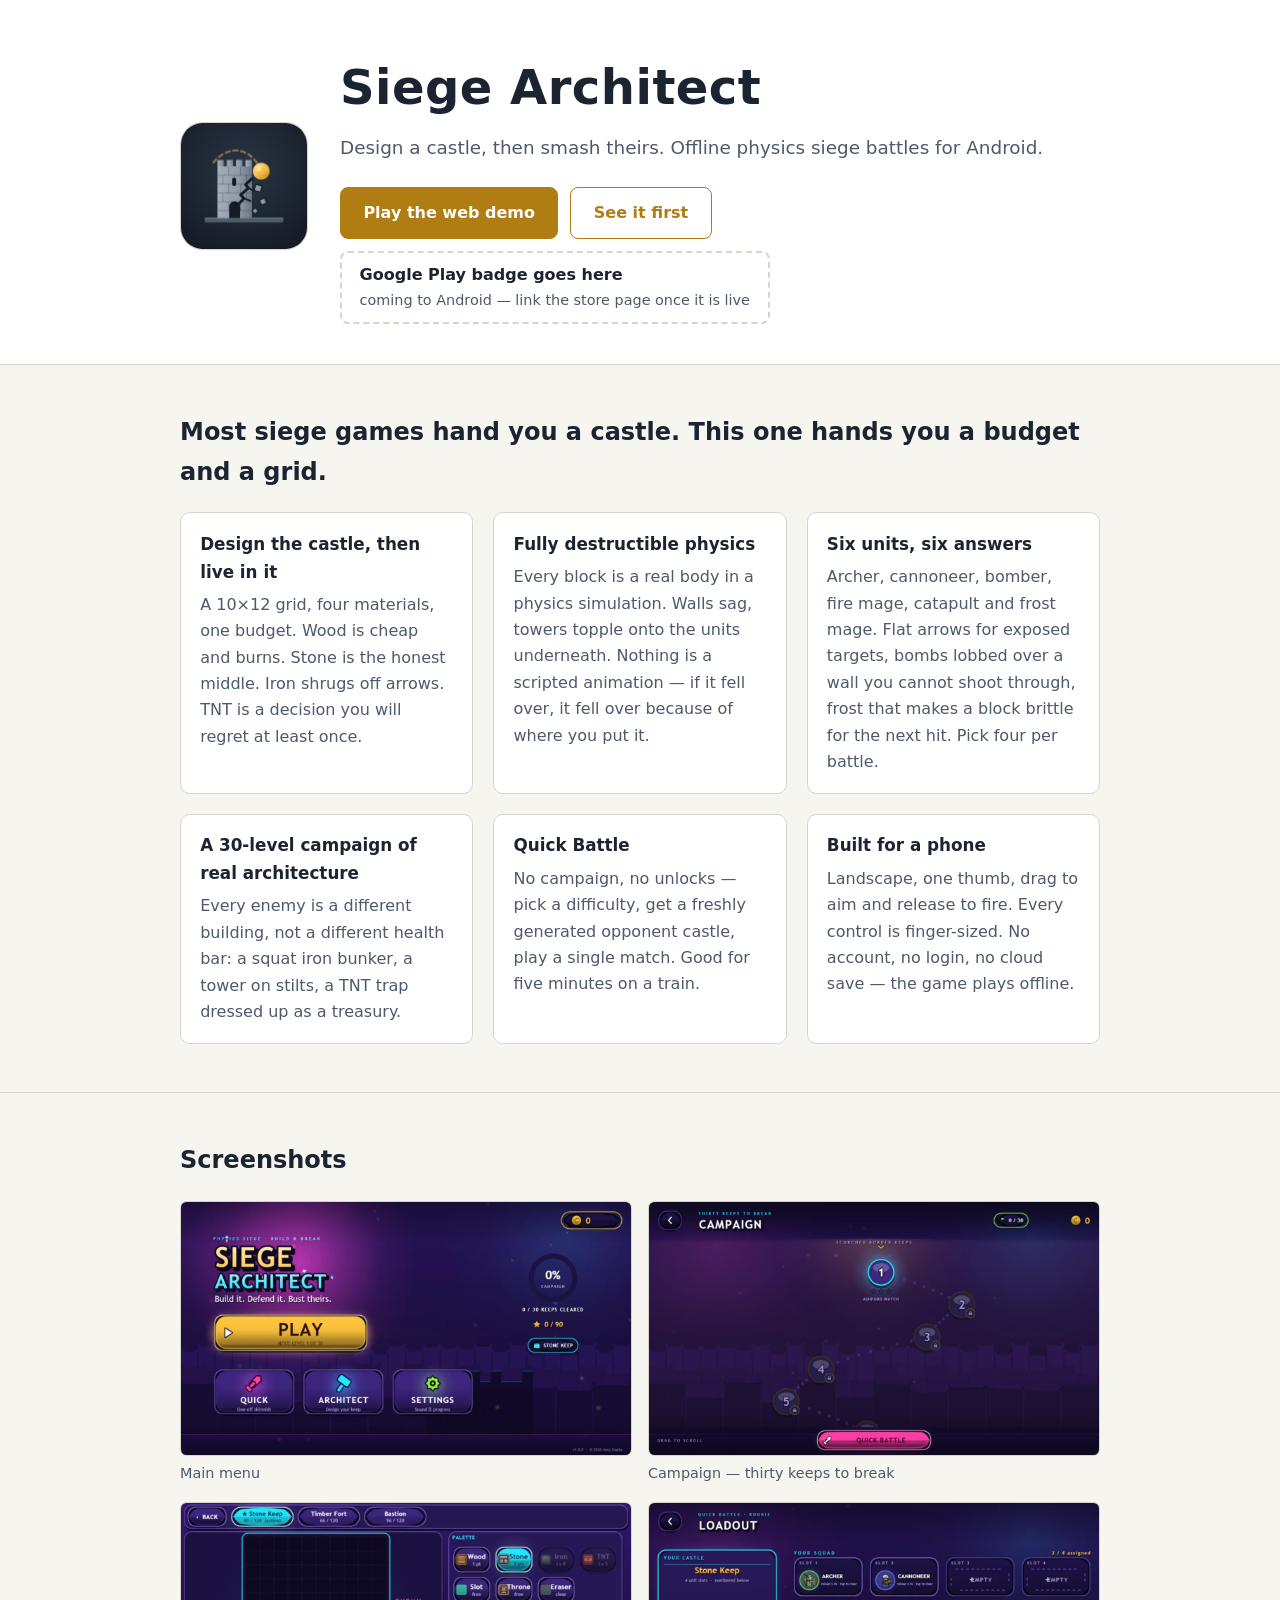
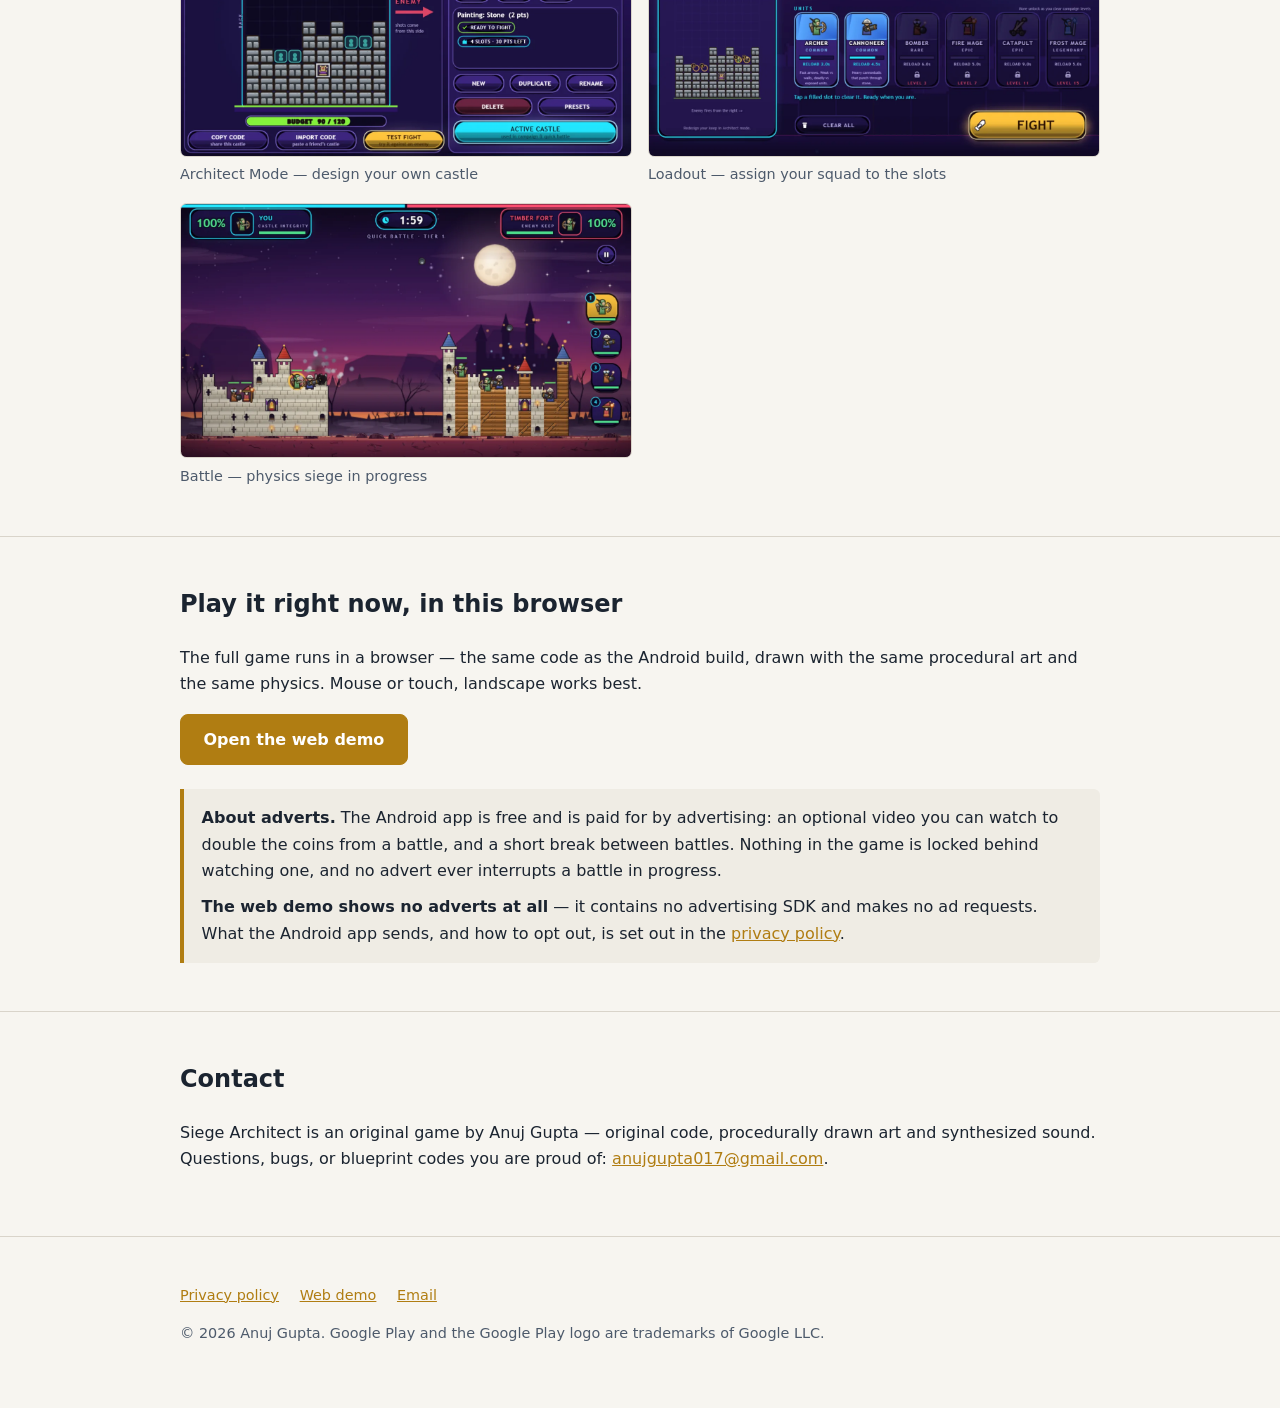
<file: index.html>
<!doctype html>
<html lang="en">
<head>
<meta charset="utf-8">
<meta name="viewport" content="width=device-width, initial-scale=1">
<title>Siege Architect — design a castle, then smash theirs</title>
<meta name="description" content="Siege Architect is a physics siege game for Android: design your own castle from a material budget, pick your squad, and fire arcing shots at a fully destructible enemy fortress. Play the demo in your browser.">
<link rel="icon" href="icon-512.png">
<meta property="og:title" content="Siege Architect">
<meta property="og:description" content="Design your own castle from a material budget, then find out whether you built better than your opponent did.">
<meta property="og:image" content="feature-graphic.png">
<meta property="og:type" content="website">
<style>
  :root {
    color-scheme: light dark;
    --bg: #f7f5f0;
    --panel: #ffffff;
    --panel-2: #efece4;
    --ink: #1b2430;
    --ink-dim: #4d5a6b;
    --rule: #d9d4ca;
    --accent: #b07d12;
    --accent-ink: #ffffff;
  }
  @media (prefers-color-scheme: dark) {
    :root {
      --bg: #141b25;
      --panel: #1b2430;
      --panel-2: #202b3a;
      --ink: #f5f1e8;
      --ink-dim: #a9b3c1;
      --rule: #2a3646;
      --accent: #f4b942;
      --accent-ink: #1b2430;
    }
  }
  * { box-sizing: border-box; }
  html { scroll-behavior: smooth; }
  body {
    margin: 0;
    background: var(--bg);
    color: var(--ink);
    font: 16px/1.65 "Trebuchet MS", Verdana, "Segoe UI", system-ui, sans-serif;
  }
  img { max-width: 100%; height: auto; display: block; }
  a { color: var(--accent); }
  .wrap { max-width: 60rem; margin: 0 auto; padding: 0 1.25rem; }

  /* Hero ------------------------------------------------------------- */
  .hero {
    background: var(--panel);
    border-bottom: 1px solid var(--rule);
    padding: 3rem 0 2.5rem;
  }
  .hero-grid {
    display: grid;
    gap: 2rem;
    grid-template-columns: 1fr;
    align-items: center;
  }
  @media (min-width: 52rem) {
    .hero-grid { grid-template-columns: 8rem 1fr; }
  }
  .hero img.icon {
    width: 8rem; height: 8rem;
    border-radius: 1.4rem;
    border: 1px solid var(--rule);
  }
  h1 { font-size: clamp(2rem, 6vw, 3rem); margin: 0 0 .35rem; letter-spacing: .01em; }
  .tagline { font-size: 1.15rem; color: var(--ink-dim); margin: 0 0 1.5rem; }
  .cta-row { display: flex; flex-wrap: wrap; gap: .75rem; align-items: center; }
  .btn {
    display: inline-block;
    padding: .8rem 1.4rem;
    border-radius: .5rem;
    text-decoration: none;
    font-weight: bold;
    border: 1px solid var(--accent);
    min-height: 3rem;
    line-height: 1.5rem;
  }
  .btn-primary { background: var(--accent); color: var(--accent-ink); }
  .btn-secondary { background: transparent; color: var(--accent); }
  /* Play badge placeholder — swap for the official badge once the app is live. */
  .badge-slot {
    display: inline-flex;
    align-items: center;
    gap: .6rem;
    padding: .6rem 1.1rem;
    border: 2px dashed var(--rule);
    border-radius: .5rem;
    color: var(--ink-dim);
    font-size: .9rem;
    min-height: 3rem;
  }
  .badge-slot strong { color: var(--ink); display: block; font-size: 1rem; }

  /* Sections --------------------------------------------------------- */
  section { padding: 3rem 0; border-bottom: 1px solid var(--rule); }
  h2 { font-size: 1.5rem; margin: 0 0 1.25rem; }
  h3 { font-size: 1.05rem; margin: 0 0 .35rem; }
  .features {
    display: grid;
    gap: 1.25rem;
    grid-template-columns: 1fr;
  }
  @media (min-width: 40rem) { .features { grid-template-columns: 1fr 1fr; } }
  @media (min-width: 60rem) { .features { grid-template-columns: 1fr 1fr 1fr; } }
  .feature {
    background: var(--panel);
    border: 1px solid var(--rule);
    border-radius: .6rem;
    padding: 1.1rem 1.2rem;
  }
  .feature p { margin: 0; color: var(--ink-dim); }

  .shots {
    display: grid;
    gap: 1rem;
    grid-template-columns: 1fr;
  }
  @media (min-width: 40rem) { .shots { grid-template-columns: 1fr 1fr; } }
  figure { margin: 0; }
  figure img { border: 1px solid var(--rule); border-radius: .4rem; }
  figcaption { color: var(--ink-dim); font-size: .9rem; margin-top: .4rem; }

  .note {
    background: var(--panel-2);
    border-left: 4px solid var(--accent);
    padding: 1rem 1.1rem;
    border-radius: 0 .4rem .4rem 0;
  }
  .note p { margin: 0 0 .6rem; }
  .note p:last-child { margin-bottom: 0; }

  footer { padding: 2rem 0 3rem; color: var(--ink-dim); font-size: .9rem; }
  footer a { margin-right: 1rem; }
</style>
</head>
<body>

<header class="hero">
  <div class="wrap hero-grid">
    <img class="icon" src="icon-512.png" alt="Siege Architect icon" width="512" height="512">
    <div>
      <h1>Siege Architect</h1>
      <p class="tagline">Design a castle, then smash theirs. Offline physics siege battles for Android.</p>
      <div class="cta-row">
        <a class="btn btn-primary" href="play/">Play the web demo</a>
        <a class="btn btn-secondary" href="#screenshots">See it first</a>
        <span class="badge-slot" title="Replace with the official Google Play badge once the app is published">
          <span>
            <strong>Google Play badge goes here</strong>
            coming to Android — link the store page once it is live
          </span>
        </span>
      </div>
    </div>
  </div>
</header>

<main>

  <section>
    <div class="wrap">
      <h2>Most siege games hand you a castle. This one hands you a budget and a grid.</h2>
      <div class="features">
        <div class="feature">
          <h3>Design the castle, then live in it</h3>
          <p>A 10×12 grid, four materials, one budget. Wood is cheap and burns. Stone is the
            honest middle. Iron shrugs off arrows. TNT is a decision you will regret at least
            once.</p>
        </div>
        <div class="feature">
          <h3>Fully destructible physics</h3>
          <p>Every block is a real body in a physics simulation. Walls sag, towers topple onto
            the units underneath. Nothing is a scripted animation — if it fell over, it fell
            over because of where you put it.</p>
        </div>
        <div class="feature">
          <h3>Six units, six answers</h3>
          <p>Archer, cannoneer, bomber, fire mage, catapult and frost mage. Flat arrows for
            exposed targets, bombs lobbed over a wall you cannot shoot through, frost that
            makes a block brittle for the next hit. Pick four per battle.</p>
        </div>
        <div class="feature">
          <h3>A 30-level campaign of real architecture</h3>
          <p>Every enemy is a different building, not a different health bar: a squat iron
            bunker, a tower on stilts, a TNT trap dressed up as a treasury.</p>
        </div>
        <div class="feature">
          <h3>Quick Battle</h3>
          <p>No campaign, no unlocks — pick a difficulty, get a freshly generated opponent
            castle, play a single match. Good for five minutes on a train.</p>
        </div>
        <div class="feature">
          <h3>Built for a phone</h3>
          <p>Landscape, one thumb, drag to aim and release to fire. Every control is
            finger-sized. No account, no login, no cloud save — the game plays offline.</p>
        </div>
      </div>
    </div>
  </section>

  <section id="screenshots">
    <div class="wrap">
      <h2>Screenshots</h2>
      <div class="shots">
        <figure>
          <img src="screenshots/01-menu.webp" alt="Siege Architect main menu" loading="lazy">
          <figcaption>Main menu</figcaption>
        </figure>
        <figure>
          <img src="screenshots/02-campaign.webp" alt="Campaign map with thirty levels" loading="lazy">
          <figcaption>Campaign — thirty keeps to break</figcaption>
        </figure>
        <figure>
          <img src="screenshots/03-architect.webp" alt="Architect Mode castle editor" loading="lazy">
          <figcaption>Architect Mode — design your own castle</figcaption>
        </figure>
        <figure>
          <img src="screenshots/04-loadout.webp" alt="Loadout screen assigning units to slots" loading="lazy">
          <figcaption>Loadout — assign your squad to the slots</figcaption>
        </figure>
        <figure>
          <img src="screenshots/05-battle.webp" alt="A siege battle in progress" loading="lazy">
          <figcaption>Battle — physics siege in progress</figcaption>
        </figure>
      </div>
    </div>
  </section>

  <section>
    <div class="wrap">
      <h2>Play it right now, in this browser</h2>
      <p>
        The full game runs in a browser — the same code as the Android build, drawn with the
        same procedural art and the same physics. Mouse or touch, landscape works best.
      </p>
      <p class="cta-row"><a class="btn btn-primary" href="play/">Open the web demo</a></p>
      <div class="note" style="margin-top:1.5rem">
        <p><strong>About adverts.</strong> The Android app is free and is paid for by
          advertising: an optional video you can watch to double the coins from a battle, and
          a short break between battles. Nothing in the game is locked behind watching one,
          and no advert ever interrupts a battle in progress.</p>
        <p><strong>The web demo shows no adverts at all</strong> — it contains no advertising
          SDK and makes no ad requests. What the Android app sends, and how to opt out, is set
          out in the <a href="privacy.html">privacy policy</a>.</p>
      </div>
    </div>
  </section>

  <section>
    <div class="wrap">
      <h2>Contact</h2>
      <p>
        Siege Architect is an original game by Anuj Gupta — original code, procedurally drawn
        art and synthesized sound. Questions, bugs, or blueprint codes you are proud of:
        <a href="mailto:anujgupta017@gmail.com">anujgupta017@gmail.com</a>.
      </p>
    </div>
  </section>

</main>

<footer>
  <div class="wrap">
    <p>
      <a href="privacy.html">Privacy policy</a>
      <a href="play/">Web demo</a>
      <a href="mailto:anujgupta017@gmail.com">Email</a>
    </p>
    <p>&copy; 2026 Anuj Gupta. Google Play and the Google Play logo are trademarks of Google LLC.</p>
  </div>
</footer>

</body>
</html>
</file>
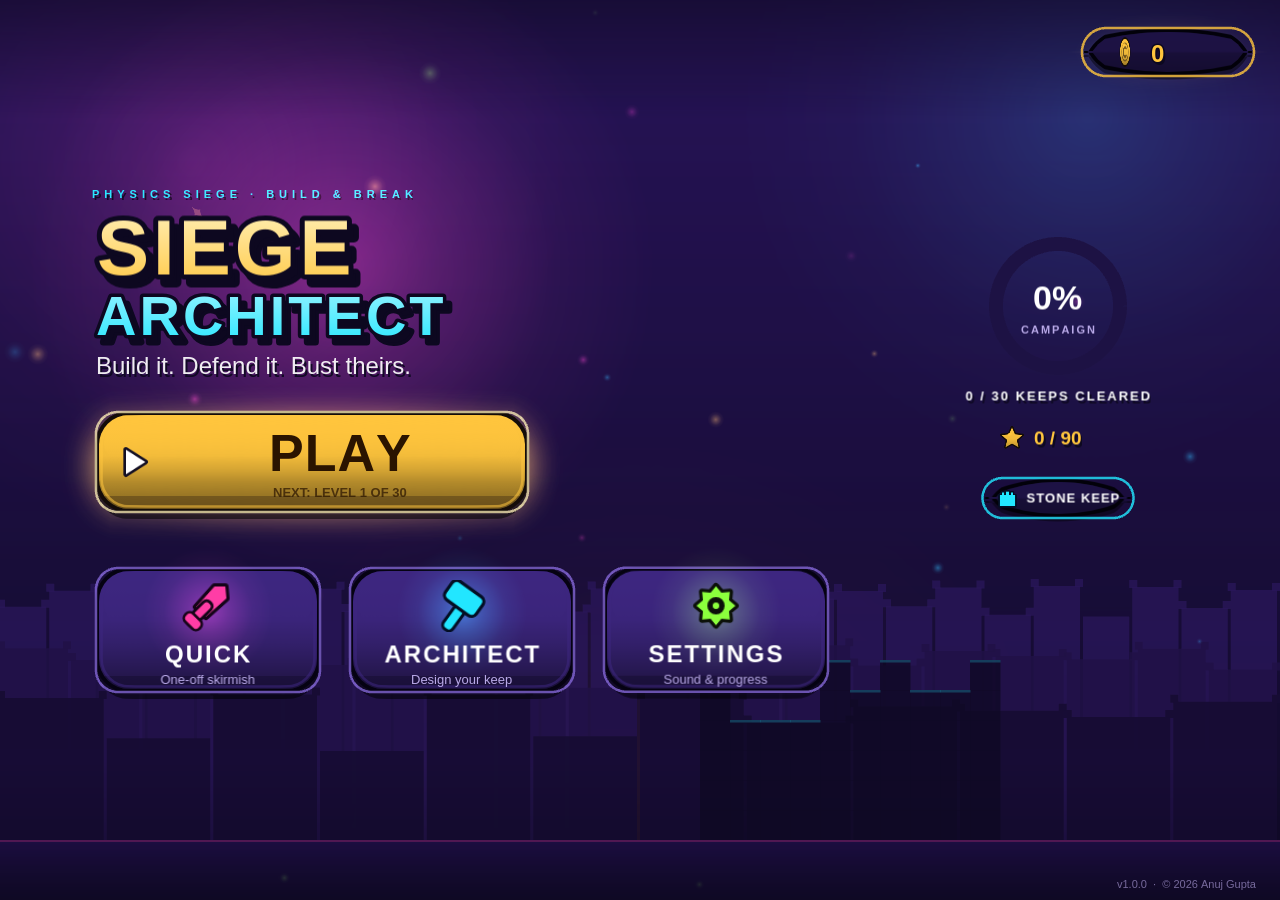
<file: play/index.html>
<!doctype html>
<html lang="en">
  <head>
    <meta charset="UTF-8" />
    <meta
      name="viewport"
      content="width=device-width, initial-scale=1.0, maximum-scale=1.0, user-scalable=no, viewport-fit=cover"
    />
    <meta name="theme-color" content="#1b2430" />
    <title>Siege Architect</title>
    <script type="module" crossorigin src="./assets/index-BgEJ4dq3.js"></script>
    <link rel="stylesheet" crossorigin href="./assets/index-FQcSU_m7.css">
  </head>
  <body>
    <div id="game"></div>
  </body>
</html>
</file>
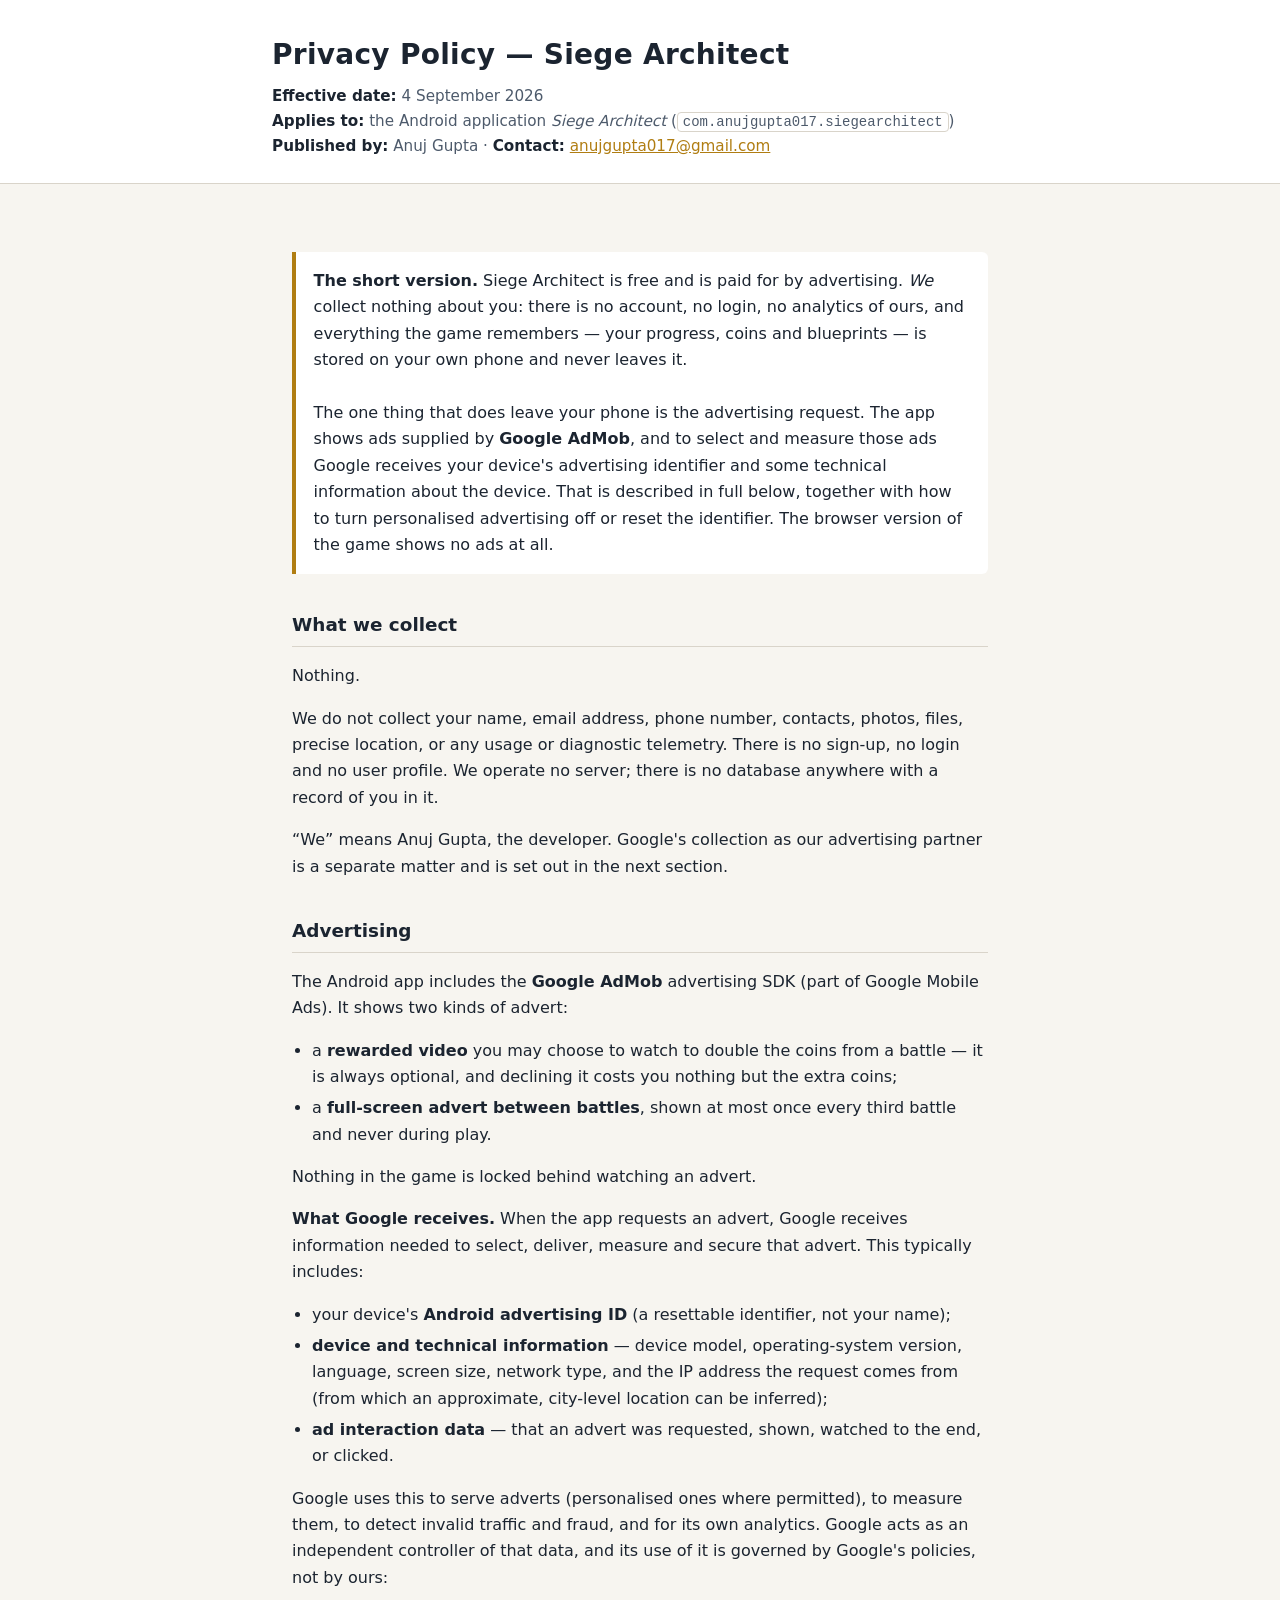
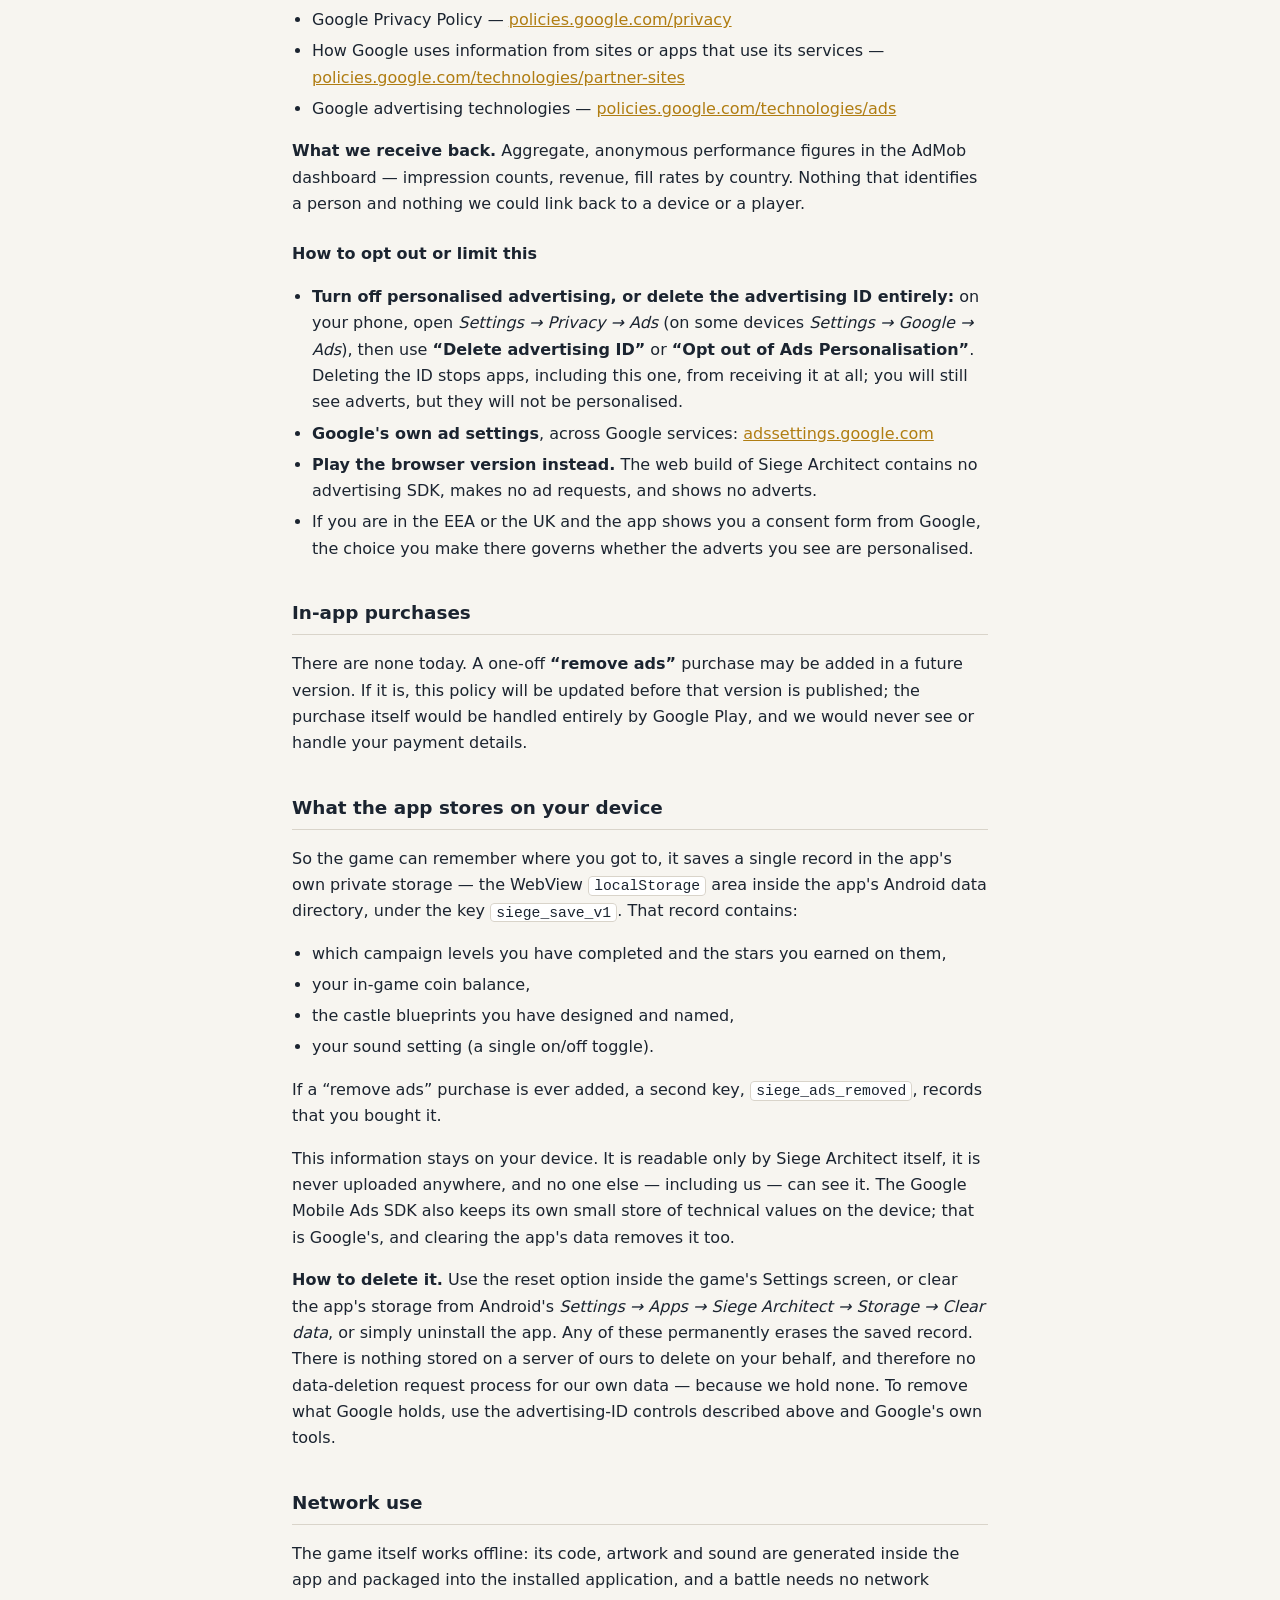
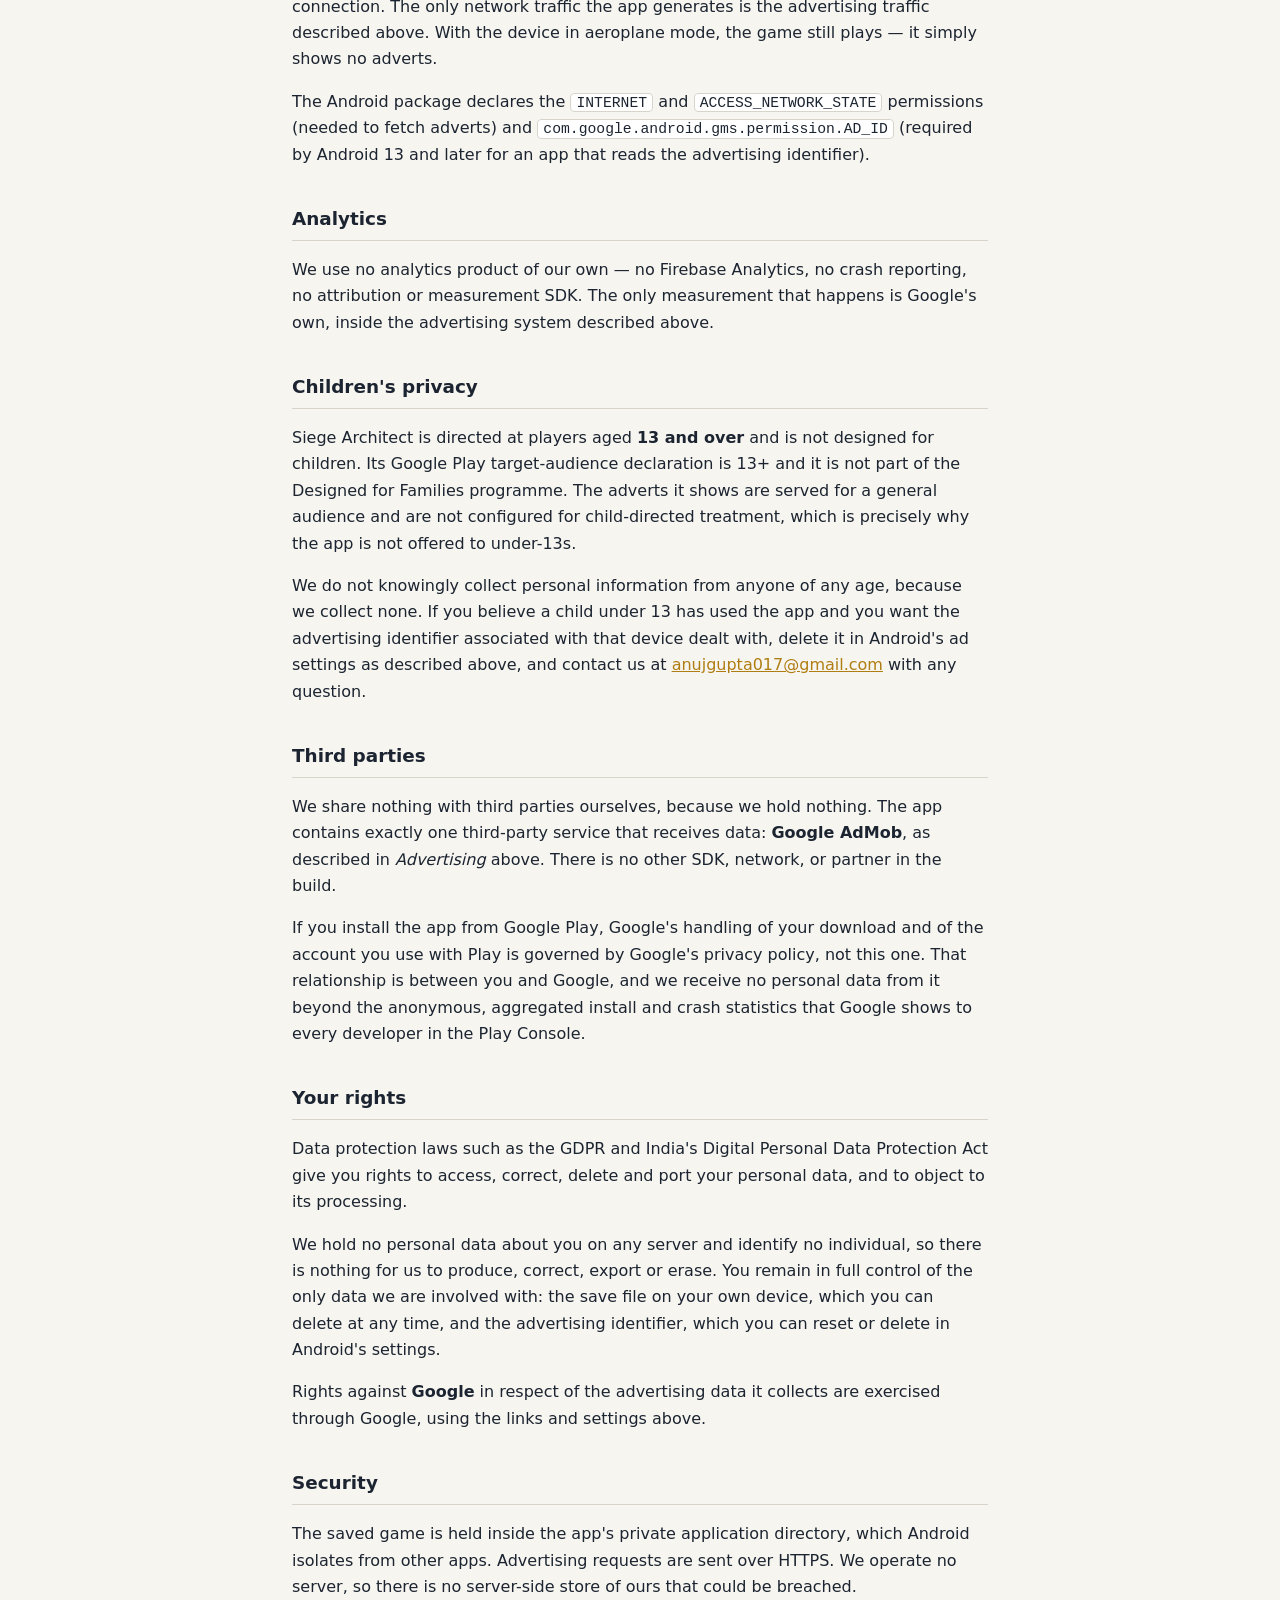
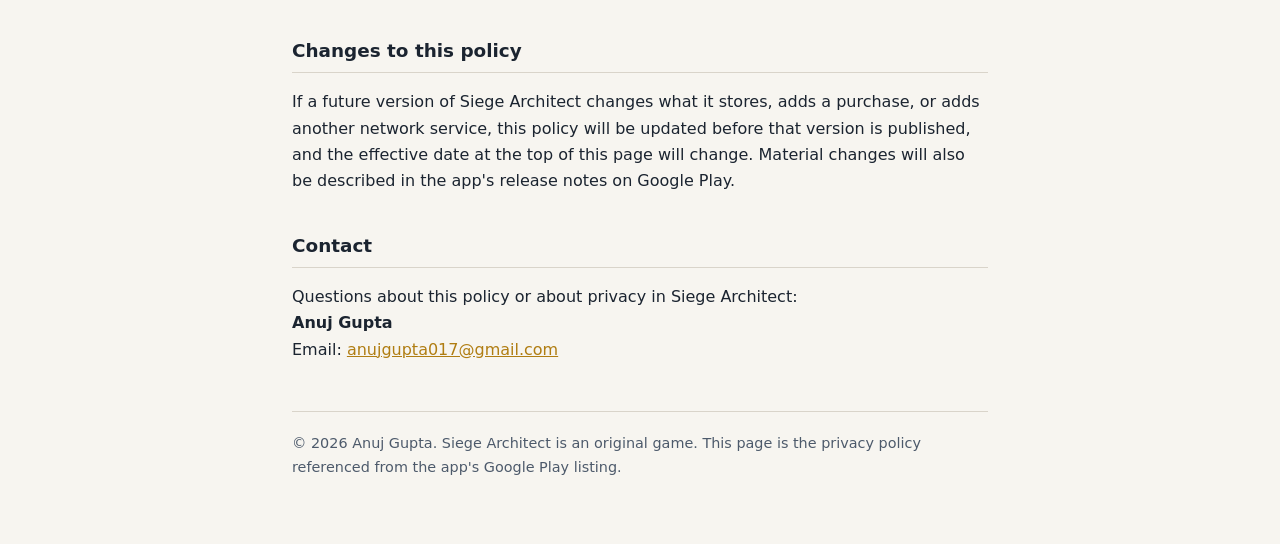
<file: privacy.html>
<!doctype html>
<html lang="en">
<head>
<meta charset="utf-8">
<meta name="viewport" content="width=device-width, initial-scale=1">
<title>Privacy Policy — Siege Architect</title>
<meta name="description" content="Privacy policy for the Android game Siege Architect by Anuj Gupta. The developer collects nothing; the app shows Google AdMob adverts, and this page explains exactly what Google receives and how to opt out.">
<style>
  :root {
    color-scheme: light dark;
    --bg: #f7f5f0;
    --panel: #ffffff;
    --ink: #1b2430;
    --ink-dim: #4d5a6b;
    --rule: #d9d4ca;
    --accent: #b07d12;
  }
  @media (prefers-color-scheme: dark) {
    :root {
      --bg: #141b25;
      --panel: #1b2430;
      --ink: #f5f1e8;
      --ink-dim: #a9b3c1;
      --rule: #2a3646;
      --accent: #f4b942;
    }
  }
  * { box-sizing: border-box; }
  body {
    margin: 0;
    background: var(--bg);
    color: var(--ink);
    font: 16px/1.65 "Trebuchet MS", Verdana, "Segoe UI", system-ui, sans-serif;
  }
  main {
    max-width: 46rem;
    margin: 0 auto;
    padding: 2.5rem 1.25rem 4rem;
  }
  header {
    background: var(--panel);
    border-bottom: 1px solid var(--rule);
    padding: 2rem 1.25rem 1.5rem;
  }
  header .inner { max-width: 46rem; margin: 0 auto; }
  h1 { font-size: 1.75rem; margin: 0 0 .35rem; letter-spacing: .01em; }
  h2 {
    font-size: 1.15rem;
    margin: 2.25rem 0 .6rem;
    padding-bottom: .35rem;
    border-bottom: 1px solid var(--rule);
  }
  h3 { font-size: 1rem; margin: 1.5rem 0 .4rem; color: var(--ink); }
  p, li { color: var(--ink); }
  .meta { color: var(--ink-dim); font-size: .95rem; margin: 0; }
  .meta strong { color: var(--ink); }
  .lede {
    background: var(--panel);
    border-left: 4px solid var(--accent);
    padding: 1rem 1.1rem;
    margin: 1.75rem 0 0;
    border-radius: 0 6px 6px 0;
  }
  code {
    font-family: ui-monospace, Consolas, "Courier New", monospace;
    background: var(--panel);
    border: 1px solid var(--rule);
    border-radius: 4px;
    padding: .05em .35em;
    font-size: .92em;
  }
  ul { padding-left: 1.25rem; }
  li { margin: .3rem 0; }
  footer {
    margin-top: 3rem;
    padding-top: 1.25rem;
    border-top: 1px solid var(--rule);
    color: var(--ink-dim);
    font-size: .9rem;
  }
  a { color: var(--accent); }
</style>
</head>
<body>

<header>
  <div class="inner">
    <h1>Privacy Policy — Siege Architect</h1>
    <p class="meta"><strong>Effective date:</strong> 4 September 2026</p>
    <p class="meta"><strong>Applies to:</strong> the Android application <em>Siege Architect</em> (<code>com.anujgupta017.siegearchitect</code>)</p>
    <p class="meta"><strong>Published by:</strong> Anuj Gupta &middot; <strong>Contact:</strong> <a href="mailto:anujgupta017@gmail.com">anujgupta017@gmail.com</a></p>
  </div>
</header>

<main>

  <p class="lede">
    <strong>The short version.</strong> Siege Architect is free and is paid for by
    advertising. <em>We</em> collect nothing about you: there is no account, no login, no
    analytics of ours, and everything the game remembers — your progress, coins and
    blueprints — is stored on your own phone and never leaves it.
    <br><br>
    The one thing that does leave your phone is the advertising request. The app shows ads
    supplied by <strong>Google AdMob</strong>, and to select and measure those ads Google
    receives your device's advertising identifier and some technical information about the
    device. That is described in full below, together with how to turn personalised
    advertising off or reset the identifier. The browser version of the game shows no ads
    at all.
  </p>

  <h2>What we collect</h2>
  <p>Nothing.</p>
  <p>
    We do not collect your name, email address, phone number, contacts, photos, files,
    precise location, or any usage or diagnostic telemetry. There is no sign-up, no login
    and no user profile. We operate no server; there is no database anywhere with a record
    of you in it.
  </p>
  <p>
    “We” means Anuj Gupta, the developer. Google's collection as our advertising partner is
    a separate matter and is set out in the next section.
  </p>

  <h2>Advertising</h2>
  <p>
    The Android app includes the <strong>Google AdMob</strong> advertising SDK (part of
    Google Mobile Ads). It shows two kinds of advert:
  </p>
  <ul>
    <li>a <strong>rewarded video</strong> you may choose to watch to double the coins from
      a battle — it is always optional, and declining it costs you nothing but the extra
      coins;</li>
    <li>a <strong>full-screen advert between battles</strong>, shown at most once every
      third battle and never during play.</li>
  </ul>
  <p>Nothing in the game is locked behind watching an advert.</p>

  <p>
    <strong>What Google receives.</strong> When the app requests an advert, Google receives
    information needed to select, deliver, measure and secure that advert. This typically
    includes:
  </p>
  <ul>
    <li>your device's <strong>Android advertising ID</strong> (a resettable identifier, not
      your name);</li>
    <li><strong>device and technical information</strong> — device model, operating-system
      version, language, screen size, network type, and the IP address the request comes
      from (from which an approximate, city-level location can be inferred);</li>
    <li><strong>ad interaction data</strong> — that an advert was requested, shown, watched
      to the end, or clicked.</li>
  </ul>
  <p>
    Google uses this to serve adverts (personalised ones where permitted), to measure them,
    to detect invalid traffic and fraud, and for its own analytics. Google acts as an
    independent controller of that data, and its use of it is governed by Google's
    policies, not by ours:
  </p>
  <ul>
    <li>Google Privacy Policy — <a href="https://policies.google.com/privacy">policies.google.com/privacy</a></li>
    <li>How Google uses information from sites or apps that use its services — <a href="https://policies.google.com/technologies/partner-sites">policies.google.com/technologies/partner-sites</a></li>
    <li>Google advertising technologies — <a href="https://policies.google.com/technologies/ads">policies.google.com/technologies/ads</a></li>
  </ul>
  <p>
    <strong>What we receive back.</strong> Aggregate, anonymous performance figures in the
    AdMob dashboard — impression counts, revenue, fill rates by country. Nothing that
    identifies a person and nothing we could link back to a device or a player.
  </p>

  <h3>How to opt out or limit this</h3>
  <ul>
    <li><strong>Turn off personalised advertising, or delete the advertising ID
      entirely:</strong> on your phone, open <em>Settings → Privacy → Ads</em> (on some
      devices <em>Settings → Google → Ads</em>), then use <strong>“Delete advertising
      ID”</strong> or <strong>“Opt out of Ads Personalisation”</strong>. Deleting the ID
      stops apps, including this one, from receiving it at all; you will still see adverts,
      but they will not be personalised.</li>
    <li><strong>Google's own ad settings</strong>, across Google services:
      <a href="https://adssettings.google.com">adssettings.google.com</a></li>
    <li><strong>Play the browser version instead.</strong> The web build of Siege Architect
      contains no advertising SDK, makes no ad requests, and shows no adverts.</li>
    <li>If you are in the EEA or the UK and the app shows you a consent form from Google,
      the choice you make there governs whether the adverts you see are personalised.</li>
  </ul>

  <h2>In-app purchases</h2>
  <p>
    There are none today. A one-off <strong>“remove ads”</strong> purchase may be added in a
    future version. If it is, this policy will be updated before that version is published;
    the purchase itself would be handled entirely by Google Play, and we would never see or
    handle your payment details.
  </p>

  <h2>What the app stores on your device</h2>
  <p>
    So the game can remember where you got to, it saves a single record in the app's own
    private storage — the WebView <code>localStorage</code> area inside the app's Android
    data directory, under the key <code>siege_save_v1</code>. That record contains:
  </p>
  <ul>
    <li>which campaign levels you have completed and the stars you earned on them,</li>
    <li>your in-game coin balance,</li>
    <li>the castle blueprints you have designed and named,</li>
    <li>your sound setting (a single on/off toggle).</li>
  </ul>
  <p>
    If a “remove ads” purchase is ever added, a second key, <code>siege_ads_removed</code>,
    records that you bought it.
  </p>
  <p>
    This information stays on your device. It is readable only by Siege Architect itself, it
    is never uploaded anywhere, and no one else — including us — can see it. The Google
    Mobile Ads SDK also keeps its own small store of technical values on the device; that is
    Google's, and clearing the app's data removes it too.
  </p>
  <p>
    <strong>How to delete it.</strong> Use the reset option inside the game's Settings
    screen, or clear the app's storage from Android's <em>Settings → Apps → Siege Architect →
    Storage → Clear data</em>, or simply uninstall the app. Any of these permanently erases
    the saved record. There is nothing stored on a server of ours to delete on your behalf,
    and therefore no data-deletion request process for our own data — because we hold none.
    To remove what Google holds, use the advertising-ID controls described above and
    Google's own tools.
  </p>

  <h2>Network use</h2>
  <p>
    The game itself works offline: its code, artwork and sound are generated inside the app
    and packaged into the installed application, and a battle needs no network connection.
    The only network traffic the app generates is the advertising traffic described above.
    With the device in aeroplane mode, the game still plays — it simply shows no adverts.
  </p>
  <p>
    The Android package declares the <code>INTERNET</code> and
    <code>ACCESS_NETWORK_STATE</code> permissions (needed to fetch adverts) and
    <code>com.google.android.gms.permission.AD_ID</code> (required by Android 13 and later
    for an app that reads the advertising identifier).
  </p>

  <h2>Analytics</h2>
  <p>
    We use no analytics product of our own — no Firebase Analytics, no crash reporting, no
    attribution or measurement SDK. The only measurement that happens is Google's own,
    inside the advertising system described above.
  </p>

  <h2>Children's privacy</h2>
  <p>
    Siege Architect is directed at players aged <strong>13 and over</strong> and is not
    designed for children. Its Google Play target-audience declaration is 13+ and it is not
    part of the Designed for Families programme. The adverts it shows are served for a
    general audience and are not configured for child-directed treatment, which is precisely
    why the app is not offered to under-13s.
  </p>
  <p>
    We do not knowingly collect personal information from anyone of any age, because we
    collect none. If you believe a child under 13 has used the app and you want the
    advertising identifier associated with that device dealt with, delete it in Android's ad
    settings as described above, and contact us at
    <a href="mailto:anujgupta017@gmail.com">anujgupta017@gmail.com</a> with any question.
  </p>

  <h2>Third parties</h2>
  <p>
    We share nothing with third parties ourselves, because we hold nothing. The app contains
    exactly one third-party service that receives data: <strong>Google AdMob</strong>, as
    described in <em>Advertising</em> above. There is no other SDK, network, or partner in
    the build.
  </p>
  <p>
    If you install the app from Google Play, Google's handling of your download and of the
    account you use with Play is governed by Google's privacy policy, not this one. That
    relationship is between you and Google, and we receive no personal data from it beyond
    the anonymous, aggregated install and crash statistics that Google shows to every
    developer in the Play Console.
  </p>

  <h2>Your rights</h2>
  <p>
    Data protection laws such as the GDPR and India's Digital Personal Data Protection Act
    give you rights to access, correct, delete and port your personal data, and to object to
    its processing.
  </p>
  <p>
    We hold no personal data about you on any server and identify no individual, so there is
    nothing for us to produce, correct, export or erase. You remain in full control of the
    only data we are involved with: the save file on your own device, which you can delete
    at any time, and the advertising identifier, which you can reset or delete in Android's
    settings.
  </p>
  <p>
    Rights against <strong>Google</strong> in respect of the advertising data it collects
    are exercised through Google, using the links and settings above.
  </p>

  <h2>Security</h2>
  <p>
    The saved game is held inside the app's private application directory, which Android
    isolates from other apps. Advertising requests are sent over HTTPS. We operate no
    server, so there is no server-side store of ours that could be breached.
  </p>

  <h2>Changes to this policy</h2>
  <p>
    If a future version of Siege Architect changes what it stores, adds a purchase, or adds
    another network service, this policy will be updated before that version is published,
    and the effective date at the top of this page will change. Material changes will also
    be described in the app's release notes on Google Play.
  </p>

  <h2>Contact</h2>
  <p>
    Questions about this policy or about privacy in Siege Architect:<br>
    <strong>Anuj Gupta</strong><br>
    Email: <a href="mailto:anujgupta017@gmail.com">anujgupta017@gmail.com</a>
  </p>

  <footer>
    &copy; 2026 Anuj Gupta. Siege Architect is an original game. This page is the privacy
    policy referenced from the app's Google Play listing.
  </footer>

</main>
</body>
</html>
</file>
<file: play/assets/index-FQcSU_m7.css>
html,body{touch-action:none;-webkit-user-select:none;-moz-user-select:none;user-select:none;-webkit-tap-highlight-color:transparent;background:#1b2430;width:100%;height:100%;margin:0;padding:0;overflow:hidden}#game{justify-content:center;align-items:center;width:100vw;height:100vh;display:flex}#game canvas{display:block}
</file>
